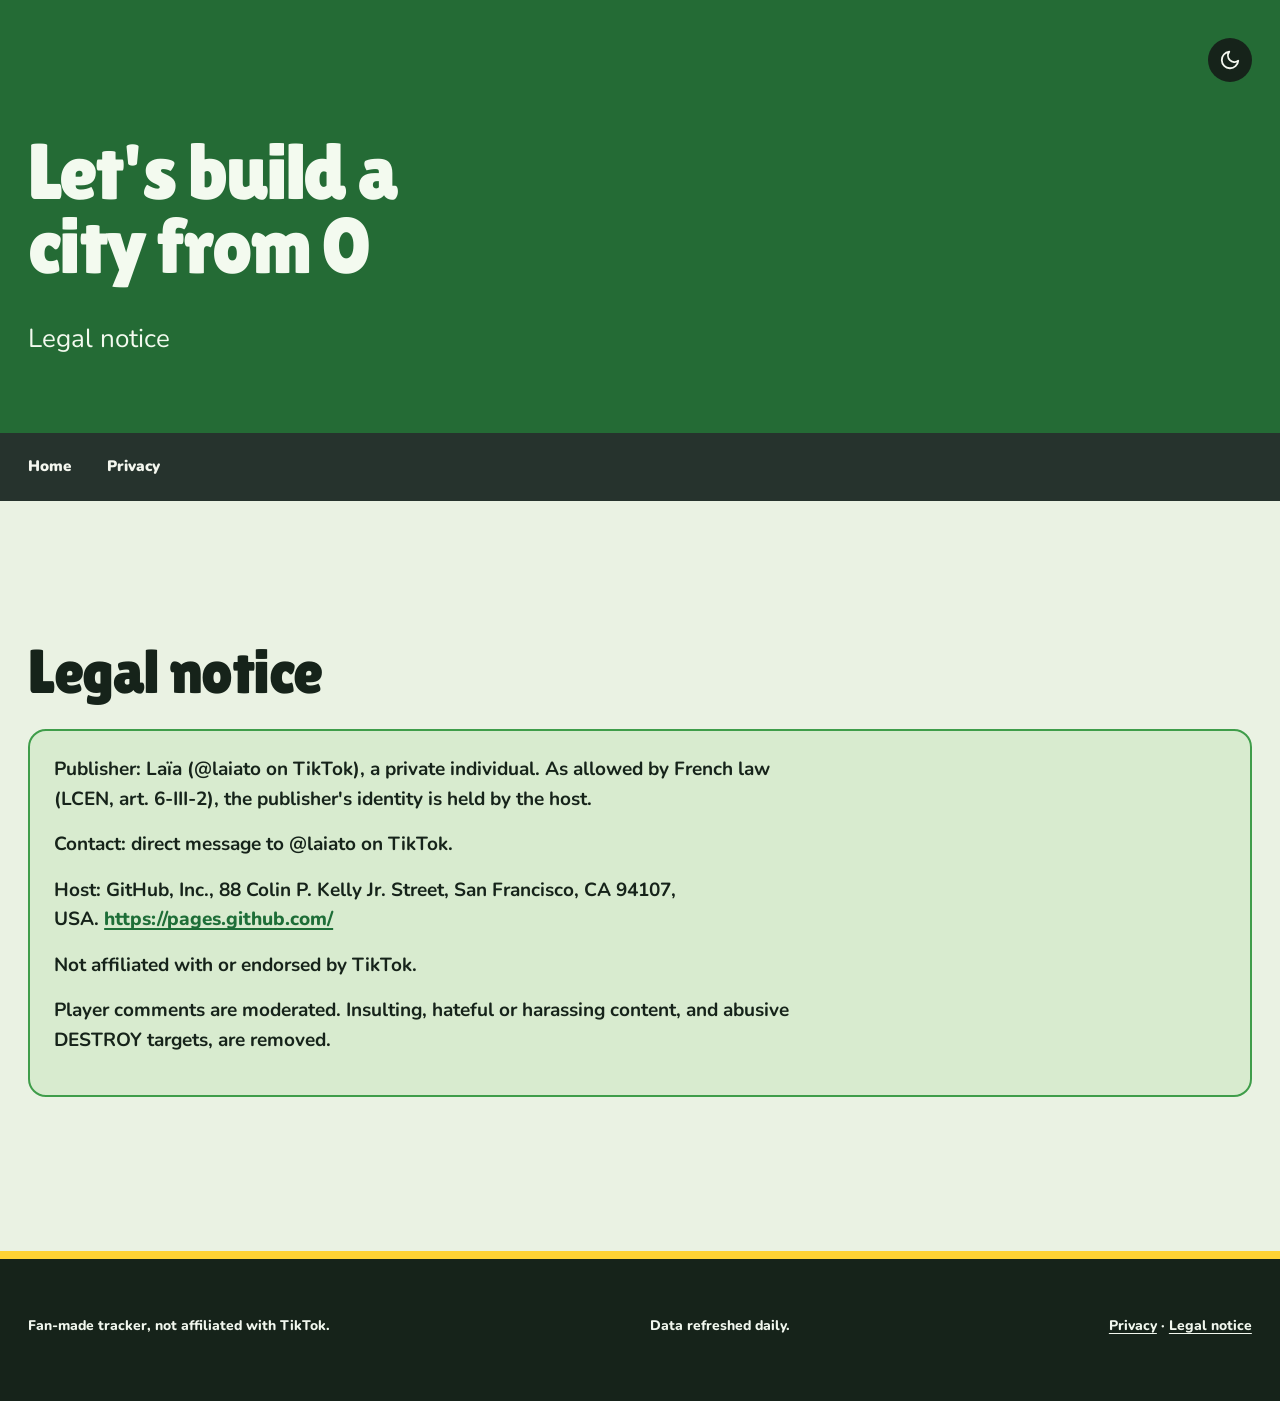
<file: legal.html>
<!doctype html>
<html lang="en">
<head>
<meta charset="utf-8">
<meta name="viewport" content="width=device-width, initial-scale=1">
<meta name="color-scheme" content="light dark">
<title>Legal notice — Let's build a city from 0 · Town tracker</title>
<meta name="description" content="Legal notice for the fan-made tracker of the TikTok series Let's build a city from 0.">
<meta name="theme-color" content="#2c7a36">
<meta property="og:type" content="website">
<meta property="og:title" content="Legal notice — Let's build a city from 0">
<meta property="og:description" content="Publisher, host and content moderation.">
<link rel="icon" type="image/png" href="img/laia-favicon.png">
<link rel="preconnect" href="https://fonts.googleapis.com">
<link rel="preconnect" href="https://fonts.gstatic.com" crossorigin>
<link rel="stylesheet" href="https://fonts.googleapis.com/css2?family=Lilita+One&family=Nunito:wght@400;600;800;900&display=swap">
<script>
  try { var t = localStorage.getItem('theme'); if (t === 'light' || t === 'dark') document.documentElement.setAttribute('data-theme', t); } catch (e) {}
</script>
<link rel="stylesheet" href="style.css">
<script data-goatcounter="https://laiacity.goatcounter.com/count" async src="https://gc.zgo.at/count.js"></script>
</head>
<body>

<a class="skip" href="#main">Skip to content</a>

<header class="hero hero-plain" id="hero">
  <div class="wrap">
    <div class="hero-bar">
      <button type="button" class="theme-toggle" id="theme-toggle" aria-label="Switch to dark theme" hidden>
        <svg class="ic ic-moon" viewBox="0 0 24 24" aria-hidden="true" focusable="false"><path d="M21 12.8A9 9 0 1 1 11.2 3a7 7 0 0 0 9.8 9.8z"/></svg>
        <svg class="ic ic-sun" viewBox="0 0 24 24" aria-hidden="true" focusable="false"><circle cx="12" cy="12" r="4.5"/><path d="M12 2v2.5M12 19.5V22M2 12h2.5M19.5 12H22M4.9 4.9l1.8 1.8M17.3 17.3l1.8 1.8M4.9 19.1l1.8-1.8M17.3 6.7l1.8-1.8"/></svg>
      </button>
    </div>
    <h1 class="title">Let's build a city from 0</h1>
    <p class="lede">Legal notice</p>
  </div>
</header>

<nav class="sitenav" aria-label="Sections">
  <div class="wrap navbar">
    <ul class="navlist">
      <li><a href="index.html">Home</a></li>
      <li><a href="privacy.html">Privacy</a></li>
    </ul>
  </div>
</nav>

<main class="wrap" id="main">

  <section class="block" id="legal" aria-labelledby="legal-title">
    <h2 class="sec-title" id="legal-title">Legal notice</h2>
    <div class="rule">
      <p><strong>Publisher:</strong> Laïa (@laiato on TikTok), a private individual. As allowed by French law (LCEN, art. 6-III-2), the publisher's identity is held by the host.</p>
      <p><strong>Contact:</strong> direct message to @laiato on TikTok.</p>
      <p><strong>Host:</strong> GitHub, Inc., 88 Colin P. Kelly Jr. Street, San Francisco, CA 94107, USA. <a href="https://pages.github.com/" target="_blank" rel="noopener">https://pages.github.com/</a></p>
      <p>Not affiliated with or endorsed by TikTok.</p>
      <p>Player comments are moderated. Insulting, hateful or harassing content, and abusive DESTROY targets, are removed.</p>
    </div>
  </section>

</main>

<footer class="foot">
  <div class="wrap">
    <p>Fan-made tracker, not affiliated with TikTok.</p>
    <p>Data refreshed daily.</p>
    <p><a href="privacy.html">Privacy</a> · <a href="legal.html">Legal notice</a></p>
  </div>
</footer>

<script src="app.js"></script>
</body>
</html>
</file>
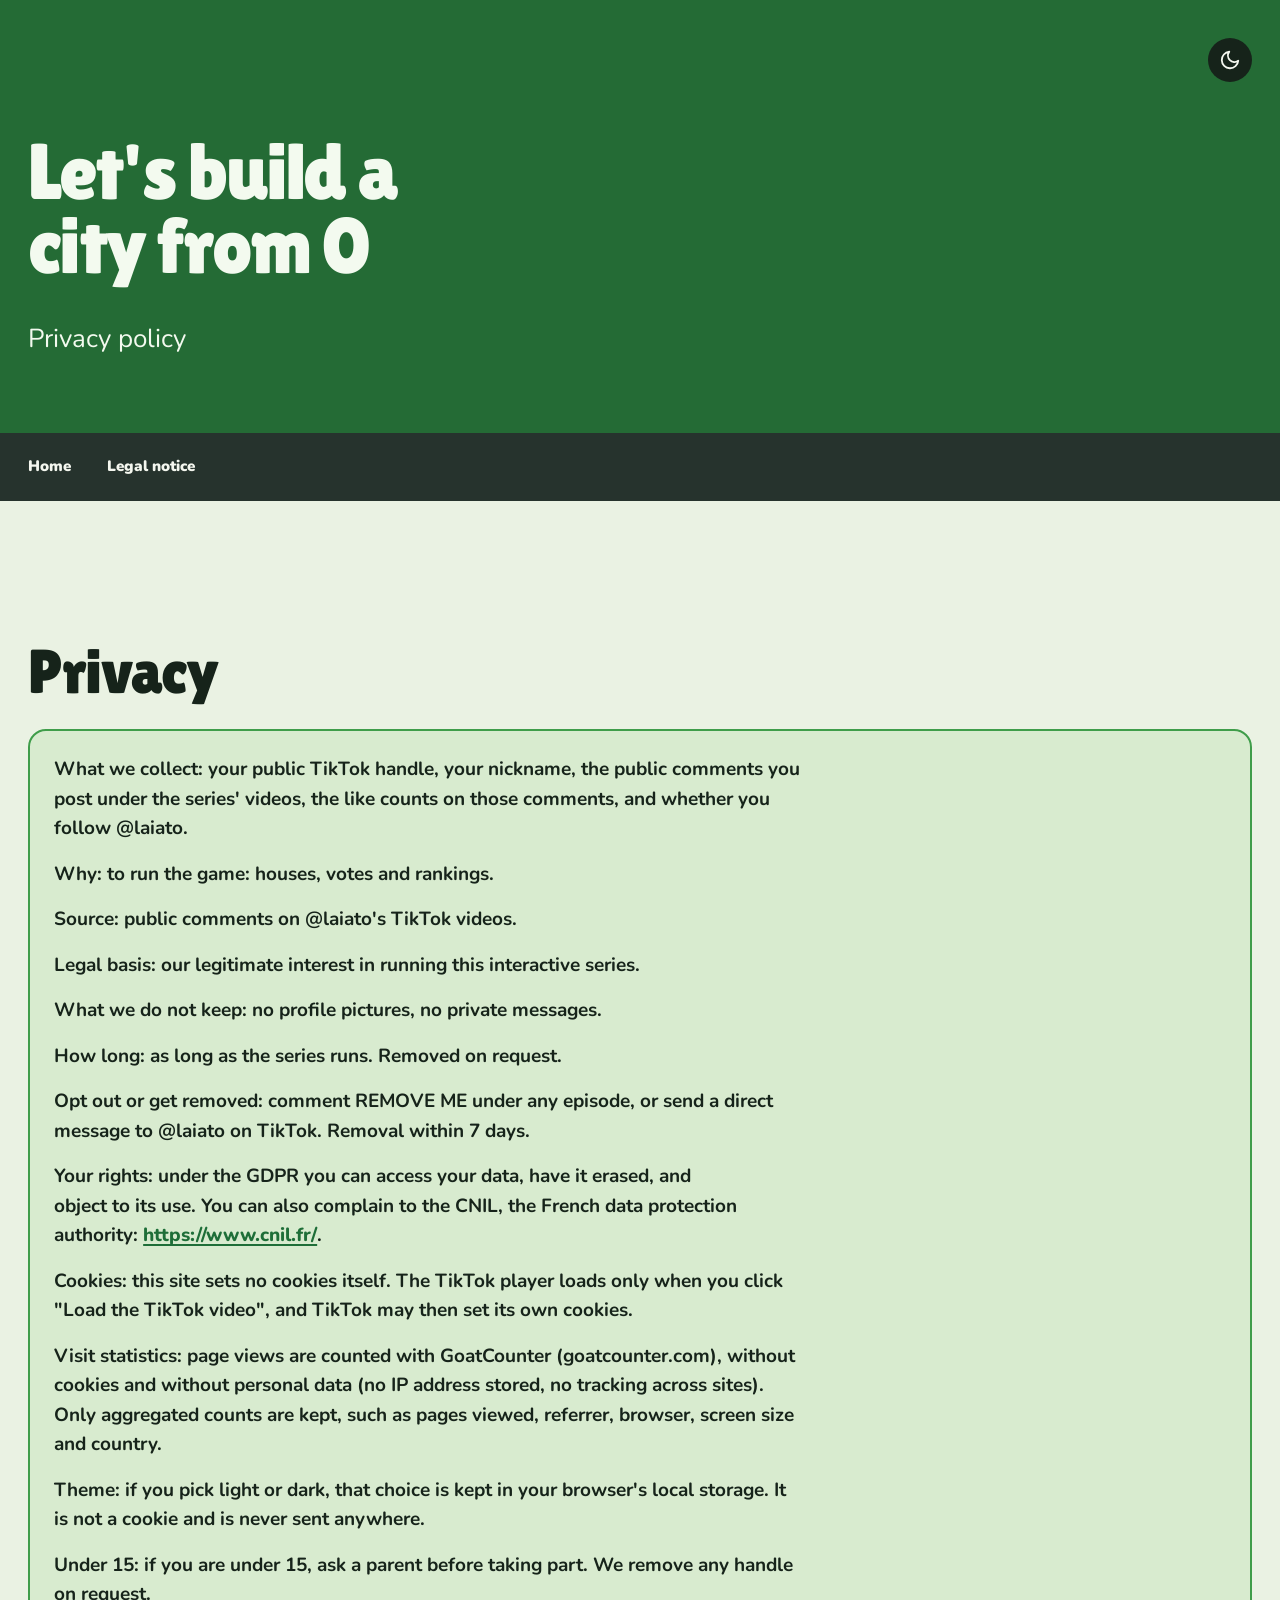
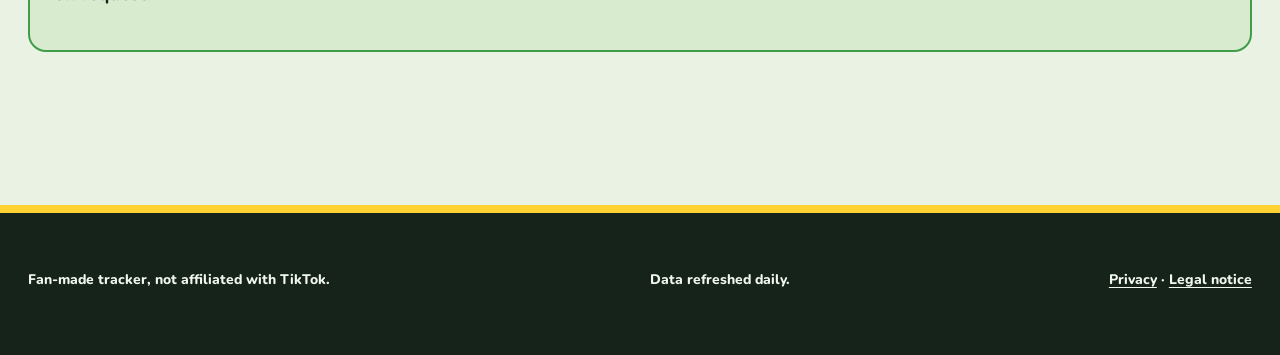
<file: privacy.html>
<!doctype html>
<html lang="en">
<head>
<meta charset="utf-8">
<meta name="viewport" content="width=device-width, initial-scale=1">
<meta name="color-scheme" content="light dark">
<title>Privacy — Let's build a city from 0 · Town tracker</title>
<meta name="description" content="Privacy policy for the fan-made tracker of the TikTok series Let's build a city from 0.">
<meta name="theme-color" content="#2c7a36">
<meta property="og:type" content="website">
<meta property="og:title" content="Privacy — Let's build a city from 0">
<meta property="og:description" content="What data we collect, why, and your rights.">
<link rel="icon" type="image/png" href="img/laia-favicon.png">
<link rel="preconnect" href="https://fonts.googleapis.com">
<link rel="preconnect" href="https://fonts.gstatic.com" crossorigin>
<link rel="stylesheet" href="https://fonts.googleapis.com/css2?family=Lilita+One&family=Nunito:wght@400;600;800;900&display=swap">
<script>
  try { var t = localStorage.getItem('theme'); if (t === 'light' || t === 'dark') document.documentElement.setAttribute('data-theme', t); } catch (e) {}
</script>
<link rel="stylesheet" href="style.css">
<script data-goatcounter="https://laiacity.goatcounter.com/count" async src="https://gc.zgo.at/count.js"></script>
</head>
<body>

<a class="skip" href="#main">Skip to content</a>

<header class="hero hero-plain" id="hero">
  <div class="wrap">
    <div class="hero-bar">
      <button type="button" class="theme-toggle" id="theme-toggle" aria-label="Switch to dark theme" hidden>
        <svg class="ic ic-moon" viewBox="0 0 24 24" aria-hidden="true" focusable="false"><path d="M21 12.8A9 9 0 1 1 11.2 3a7 7 0 0 0 9.8 9.8z"/></svg>
        <svg class="ic ic-sun" viewBox="0 0 24 24" aria-hidden="true" focusable="false"><circle cx="12" cy="12" r="4.5"/><path d="M12 2v2.5M12 19.5V22M2 12h2.5M19.5 12H22M4.9 4.9l1.8 1.8M17.3 17.3l1.8 1.8M4.9 19.1l1.8-1.8M17.3 6.7l1.8-1.8"/></svg>
      </button>
    </div>
    <h1 class="title">Let's build a city from 0</h1>
    <p class="lede">Privacy policy</p>
  </div>
</header>

<nav class="sitenav" aria-label="Sections">
  <div class="wrap navbar">
    <ul class="navlist">
      <li><a href="index.html">Home</a></li>
      <li><a href="legal.html">Legal notice</a></li>
    </ul>
  </div>
</nav>

<main class="wrap" id="main">

  <section class="block" id="privacy" aria-labelledby="privacy-title">
    <h2 class="sec-title" id="privacy-title">Privacy</h2>
    <div class="rule">
      <p><strong>What we collect:</strong> your public TikTok handle, your nickname, the public comments you post under the series' videos, the like counts on those comments, and whether you follow @laiato.</p>
      <p><strong>Why:</strong> to run the game: houses, votes and rankings.</p>
      <p><strong>Source:</strong> public comments on @laiato's TikTok videos.</p>
      <p><strong>Legal basis:</strong> our legitimate interest in running this interactive series.</p>
      <p><strong>What we do not keep:</strong> no profile pictures, no private messages.</p>
      <p><strong>How long:</strong> as long as the series runs. Removed on request.</p>
      <p><strong>Opt out or get removed:</strong> comment REMOVE ME under any episode, or send a direct message to @laiato on TikTok. Removal within 7 days.</p>
      <p><strong>Your rights:</strong> under the GDPR you can access your data, have it erased, and object to its use. You can also complain to the CNIL, the French data protection authority: <a href="https://www.cnil.fr/" target="_blank" rel="noopener">https://www.cnil.fr/</a>.</p>
      <p><strong>Cookies:</strong> this site sets no cookies itself. The TikTok player loads only when you click "Load the TikTok video", and TikTok may then set its own cookies.</p>
      <p><strong>Visit statistics:</strong> page views are counted with GoatCounter (goatcounter.com), without cookies and without personal data (no IP address stored, no tracking across sites). Only aggregated counts are kept, such as pages viewed, referrer, browser, screen size and country.</p>
      <p><strong>Theme:</strong> if you pick light or dark, that choice is kept in your browser's local storage. It is not a cookie and is never sent anywhere.</p>
      <p><strong>Under 15:</strong> if you are under 15, ask a parent before taking part. We remove any handle on request.</p>
    </div>
  </section>

</main>

<footer class="foot">
  <div class="wrap">
    <p>Fan-made tracker, not affiliated with TikTok.</p>
    <p>Data refreshed daily.</p>
    <p><a href="privacy.html">Privacy</a> · <a href="legal.html">Legal notice</a></p>
  </div>
</footer>

<script src="app.js"></script>
</body>
</html>
</file>
<file: style.css>
/* Let's build a city from 0 · public tracker */

:root {
  --bg: #eaf2e3;
  --paper: #f4f7ef;
  --surface: #d8e9d2;
  --ink: #16231a;
  --muted: #3f5546;
  --line: #b7cbb4;
  --link: #1e6e38;
  --grass: #3f9d4a;
  --grass-deep: #246b35;
  --grass-soft: #d8ebcf;
  --asphalt: #26332d;
  --asphalt-2: #415148;
  --asphalt-soft: #d7e2d6;
  --sun: #ffd234;
  --sun-hover: #ffe27a;
  --sun-soft: #fff1be;
  --sun-ink: #5b4300;
  --on-sun: #16231a;
  --on-tint: #f4f7ef;
  --on-asphalt: #f4f7ef;
  --title: #f4f7ef;
  --hero-text: #f3faef;
  --outline: #16231a;
  --focus: #0d5c38;
  --focus-on-green: #ffd234;
  --good: #1a6b43;
  --good-soft: #d5f0df;
  --bad: #b42318;
  --bad-soft: #fbe0dc;
  --bad-wash: #fdf1ef;
  --basic: #58635e;
  --basic-soft: #e4ece2;
  --t-idea: #237a4d;
  --t-law: #53615a;
  --t-destroy: #b42318;
  --t-run: #8a5800;
  --t-house: #2c7a36;
  --bar-other: #53615a;
  --bar-top: #2c7a36;
  --foot-bg: #16231a;
  --foot-text: #f1f7ee;
  --radius: 18px;
  --margin: clamp(16px, 2.2vw, 32px);
  --gutter: clamp(12px, 1.5vw, 24px);
  --s1: 4px;
  --s2: 8px;
  --s3: 16px;
  --s4: 24px;
  --s5: 32px;
  --s6: 48px;
  --s7: 64px;
  --step-small: clamp(.8125rem, .79rem + .1vw, .875rem);
  --step-body: clamp(1.0625rem, 1rem + .25vw, 1.1875rem);
  --step-lead: clamp(1.25rem, 1.1rem + .7vw, 1.625rem);
  --step-head: clamp(2rem, 1.3rem + 3.2vw, 4rem);
  --ease-out: cubic-bezier(.22, 1, .36, 1);
  --ease-soft: cubic-bezier(.33, 1, .68, 1);
  --t-hover: 180ms;
  --t-press: 140ms;
  color-scheme: light;
}

@media (prefers-color-scheme: dark) {
  :root:not([data-theme="light"]) {
    --bg: #101812;
    --paper: #1b2920;
    --surface: #263b2b;
    --ink: #eef7ed;
    --muted: #c1d0c2;
    --line: #415a46;
    --link: #8bd59b;
    --grass: #65c574;
    --grass-deep: #285e36;
    --grass-soft: #1f3b26;
    --asphalt: #202923;
    --asphalt-2: #3b4b40;
    --asphalt-soft: #2c3830;
    --sun: #ffd234;
    --sun-hover: #ffe9a3;
    --sun-soft: #3c3411;
    --sun-ink: #ffe38a;
    --on-sun: #16231a;
    --on-tint: #101812;
    --on-asphalt: #f2fbef;
    --title: #f2fbef;
    --hero-text: #f2fbef;
    --outline: #081008;
    --focus: #ffd234;
    --focus-on-green: #ffd234;
    --good: #57ca86;
    --good-soft: #173823;
    --bad: #ff857b;
    --bad-soft: #43211e;
    --bad-wash: #281916;
    --basic: #c0cbc1;
    --basic-soft: #2c3830;
    --t-idea: #57ca86;
    --t-law: #acb9ae;
    --t-destroy: #ff857b;
    --t-run: #ffc071;
    --t-house: #8bd59b;
    --bar-other: #9aa99d;
    --bar-top: #65c574;
    --foot-bg: #081008;
    --foot-text: #dce9dc;
    color-scheme: dark;
  }
}

:root[data-theme="dark"] {
  --bg: #101812;
  --paper: #1b2920;
  --surface: #263b2b;
  --ink: #eef7ed;
  --muted: #c1d0c2;
  --line: #415a46;
  --link: #8bd59b;
  --grass: #65c574;
  --grass-deep: #285e36;
  --grass-soft: #1f3b26;
  --asphalt: #202923;
  --asphalt-2: #3b4b40;
  --asphalt-soft: #2c3830;
  --sun: #ffd234;
  --sun-hover: #ffe9a3;
  --sun-soft: #3c3411;
  --sun-ink: #ffe38a;
  --on-sun: #16231a;
  --on-tint: #101812;
  --on-asphalt: #f2fbef;
  --title: #f2fbef;
  --hero-text: #f2fbef;
  --outline: #081008;
  --focus: #ffd234;
  --focus-on-green: #ffd234;
  --good: #57ca86;
  --good-soft: #173823;
  --bad: #ff857b;
  --bad-soft: #43211e;
  --bad-wash: #281916;
  --basic: #c0cbc1;
  --basic-soft: #2c3830;
  --t-idea: #57ca86;
  --t-law: #acb9ae;
  --t-destroy: #ff857b;
  --t-run: #ffc071;
  --t-house: #8bd59b;
  --bar-other: #9aa99d;
  --bar-top: #65c574;
  --foot-bg: #081008;
  --foot-text: #dce9dc;
  color-scheme: dark;
}

* { box-sizing: border-box; }
[hidden] { display: none !important; }
html { scroll-behavior: smooth; -webkit-text-size-adjust: 100%; }
html, body { margin: 0; }
body {
  background: var(--bg);
  color: var(--ink);
  font-family: "Nunito", system-ui, -apple-system, "Segoe UI", sans-serif;
  font-size: var(--step-body);
  line-height: 1.55;
  overflow-wrap: anywhere;
  text-rendering: optimizeLegibility;
}
button, input, select { font: inherit; }
h1, h2, h3, h4 { line-height: 1.05; margin: 0; text-wrap: balance; }
p { max-width: 68ch; margin: 0 0 .85em; text-wrap: pretty; }
ul, ol { margin: 0; padding: 0; }
a { color: var(--link); font-weight: 800; text-underline-offset: .18em; text-decoration-thickness: .08em; }
:focus-visible { outline: 3px solid var(--focus); outline-offset: 3px; }
.hero :focus-visible, .sitenav :focus-visible { outline-color: var(--focus-on-green); }
.hero-card :focus-visible { outline-color: var(--focus); }
::selection { background: var(--sun); color: var(--on-sun); }

.wrap {
  width: 100%;
  max-width: 1380px;
  margin: 0 auto;
  padding-inline: var(--margin);
}

.skip {
  position: absolute;
  left: var(--margin);
  top: -80px;
  z-index: 30;
  display: inline-flex;
  align-items: center;
  min-height: 44px;
  padding: 8px 16px;
  background: var(--sun);
  color: var(--on-sun);
  font-weight: 900;
  text-decoration: none;
}
.skip:focus { top: 12px; }

/* The first screen is a paper record beside the mayor's room. */
.hero {
  padding: clamp(20px, 3vw, 40px) 0 clamp(44px, 6vw, 80px);
  background: var(--grass-deep);
  color: var(--hero-text);
}
.hero-shell {
  display: grid;
  grid-template-columns: minmax(0, 1fr) minmax(0, 1.08fr);
  gap: var(--gutter);
  align-items: stretch;
}
.hero-card,
.hero-room {
  min-width: 0;
  border-radius: var(--radius);
  overflow: hidden;
}
.hero-card {
  display: flex;
  flex-direction: column;
  padding: clamp(20px, 3.5vw, 56px);
  background: var(--paper);
  color: var(--ink);
}
.hero-bar { display: flex; justify-content: flex-end; min-height: 44px; }
.hero-stripe {
  display: flex;
  width: min(100%, 360px);
  height: 32px;
  margin-top: var(--s3);
  overflow: hidden;
}
.hero-stripe span { flex: 1 1 0; background: var(--ink); }
.hero-stripe span:nth-child(even) { background: var(--paper); }
.title {
  max-width: 13ch;
  margin-top: clamp(28px, 4vw, 64px);
  color: var(--ink);
  font-family: "Lilita One", "Arial Rounded MT Bold", system-ui, sans-serif;
  font-size: clamp(3rem, 6.2vw, 5.4rem);
  font-weight: 400;
  line-height: .94;
  letter-spacing: -.035em;
}
.lede {
  max-width: 38ch;
  margin: clamp(24px, 3vw, 40px) 0 0;
  color: var(--ink);
  font-size: var(--step-lead);
  line-height: 1.35;
}
/* Privacy and legal pages have no paper card: the title sits on the green hero. */
.hero-plain .title, .hero-plain .lede { color: var(--hero-text); }
.hero-plain .theme-toggle:focus-visible { outline-color: var(--focus-on-green); }
.hero-room {
  order: 2;
  align-self: start;
  background: var(--paper);
  color: var(--ink);
}
.photo-stack { position: relative; aspect-ratio: 720 / 834; overflow: hidden; }
.room-photo {
  display: block;
  width: 100%;
  height: 100%;
  object-fit: cover;
  object-position: center top;
}
.room-photo-alt { position: absolute; inset: 0; opacity: 0; }
.photo-card figcaption {
  padding: 12px 16px 14px;
  background: var(--paper);
  color: var(--ink);
  font-size: var(--step-small);
  font-weight: 900;
}
.laia-hero { width: 100%; max-width: none; margin: 0; }
.laia-deputy { width: 100%; max-width: 420px; justify-self: end; margin: 0; }
.laia-deputy img { display: block; width: 100%; height: auto; }

.finder {
  position: relative;
  min-width: 0;
  margin-top: clamp(28px, 4vw, 56px);
  padding: 20px;
  background: var(--surface);
  color: var(--ink);
  border-top: 6px solid var(--ink);
}
.finder-label {
  display: block;
  margin-bottom: var(--s2);
  color: var(--ink);
  font-family: "Lilita One", system-ui, sans-serif;
  font-size: 1.75rem;
  font-weight: 400;
  line-height: 1.1;
}
.finder-main { display: grid; grid-template-columns: minmax(0, 1fr) auto; gap: var(--s2); align-items: stretch; }
.finder-row { position: relative; min-width: 0; }
.at {
  position: absolute;
  left: 14px;
  top: 50%;
  transform: translateY(-50%);
  color: var(--muted);
  font-size: 1.2rem;
  font-weight: 900;
  pointer-events: none;
}
.finder input {
  width: 100%;
  min-height: 52px;
  padding: 12px 16px 12px 36px;
  border: 3px solid var(--ink);
  border-radius: 4px;
  background: var(--paper);
  color: var(--ink);
  font-size: 1.125rem;
  font-weight: 800;
}
.finder input::placeholder { color: var(--muted); font-weight: 600; }
.results {
  max-height: 50vh;
  margin: var(--s2) 0 0;
  padding: 6px;
  list-style: none;
  overflow-y: auto;
  background: var(--paper);
}
.result-btn {
  display: flex;
  align-items: center;
  gap: 12px;
  width: 100%;
  min-height: 44px;
  padding: 8px 10px;
  border: 0;
  background: transparent;
  color: inherit;
  text-align: left;
  cursor: pointer;
}
.result-btn:hover, .result-btn:focus-visible { background: var(--sun-soft); }
.result-btn .who { flex: 1; min-width: 0; }
.result-none { padding: 10px; color: var(--muted); font-weight: 700; }

.stats {
  display: grid;
  grid-template-columns: 1.1fr 1fr .8fr;
  gap: 4px;
  margin-top: 4px;
  align-content: start;
}
.pop, .ep-box, .spark-card {
  display: flex;
  min-width: 0;
  min-height: 118px;
  flex-direction: column;
  justify-content: space-between;
  gap: var(--s1);
  padding: 16px;
  background: var(--surface);
  color: var(--ink);
}
.pop { border-top: 6px solid var(--sun); }
.stat-caption { color: var(--muted); font-size: var(--step-small); font-weight: 900; line-height: 1.3; }
.spark:empty + .stat-caption { display: none; }
.num {
  display: block;
  color: var(--ink);
  font-family: "Lilita One", system-ui, sans-serif;
  font-size: clamp(2.25rem, 4vw, 3.5rem);
  font-weight: 400;
  line-height: .95;
  font-variant-numeric: tabular-nums;
}
.spark { width: 100%; height: 56px; color: var(--ink); }
.spark-svg { display: block; width: 100%; height: 100%; }
.updated { margin: 20px 0 0; color: var(--ink); font-size: var(--step-small); font-weight: 800; }
.banner, .load-error { margin: 16px 0 0; padding: 12px 16px; color: var(--ink); font-weight: 800; }
.banner { background: var(--sun-soft); }
.load-error { display: flex; flex-wrap: wrap; align-items: center; gap: 12px; background: var(--bad-soft); color: var(--bad); }
.load-error .btn { margin-left: auto; }

/* The index is a plain strip, not a row of controls. */
.sitenav { position: sticky; top: 0; z-index: 10; background: var(--asphalt); color: var(--on-asphalt); }
.navbar { display: flex; align-items: center; gap: var(--s2); }
.navbar .navlist { flex: 1 1 auto; min-width: 0; }
.navlist { display: flex; flex-wrap: wrap; gap: 4px clamp(16px, 3vw, 36px); list-style: none; padding: 12px 0; }
.navlist a { display: inline-flex; align-items: center; min-height: 44px; padding: 8px 0; color: var(--on-asphalt); font-size: .95rem; font-weight: 900; text-decoration-color: transparent; white-space: nowrap; transition: color var(--t-hover) ease, text-decoration-color var(--t-hover) ease; }
.navlist a:hover, .navlist a:focus-visible { color: var(--sun); text-decoration-color: currentColor; }

main section, .block { scroll-margin-top: 78px; }
.block { padding-top: clamp(92px, 11vw, 168px); }
.sec-title { max-width: 11ch; margin-bottom: 20px; color: var(--ink); font-family: "Lilita One", system-ui, sans-serif; font-size: var(--step-head); font-weight: 400; letter-spacing: -.025em; line-height: .96; }
.muted { color: var(--muted); }
.block > .muted { max-width: 68ch; }
#house-empty { display: block; width: 100%; max-width: none; padding: 24px; border: 2px solid var(--line); border-radius: var(--radius); background: var(--paper); color: var(--ink); font-weight: 800; }
.count { margin: 0; color: var(--muted); font-size: var(--step-small); font-weight: 800; font-variant-numeric: tabular-nums; }
.more { margin-top: var(--s4); text-align: center; }

.btn { display: inline-flex; align-items: center; justify-content: center; gap: var(--s2); min-height: 44px; padding: 8px 18px; border: 0; border-radius: 4px; background: var(--paper); color: var(--ink); font-weight: 900; cursor: pointer; transition: background-color var(--t-hover) ease, color var(--t-hover) ease, transform var(--t-press) var(--ease-out); }
.btn:hover { background: var(--sun-soft); }
.btn:active { transform: translateY(1px); }
.btn.small { min-height: 44px; padding: 6px 14px; font-size: .9rem; }
.btn.primary { min-height: 52px; padding: 12px 22px; background: var(--sun); color: var(--on-sun); font-size: 1.05rem; }
.btn.primary:hover { background: var(--sun-hover); }
.btn.primary:active { transform: translateY(2px); }
.finder .btn.primary { min-width: 150px; }
button:disabled { cursor: wait; opacity: .55; }
.ghost { display: inline-flex; align-items: center; min-height: 44px; padding: 6px 16px; border: 2px solid var(--ink); border-radius: 4px; background: transparent; color: var(--ink); font-weight: 900; cursor: pointer; }
.ghost:hover { background: var(--sun-soft); }

.toolbar { display: flex; flex-wrap: wrap; gap: 12px 20px; align-items: center; margin: 28px 0 20px; padding: 16px; background: var(--surface); }
.ctl { display: flex; align-items: center; gap: var(--s2); color: var(--ink); font-weight: 900; }
select { min-height: 44px; min-width: 0; max-width: 100%; padding: 8px 12px; border: 2px solid var(--ink); border-radius: 4px; background: var(--paper); color: var(--ink); font-weight: 800; }
.ep-switch { display: flex; flex-wrap: wrap; align-items: center; gap: 12px; margin: 28px 0 20px; color: var(--ink); font-weight: 900; }

/* Archives use flat sheets with no resting outline. */
.grid { display: grid; grid-template-columns: 1fr; gap: 4px; }
@media (min-width: 520px) { .grid { grid-template-columns: repeat(2, minmax(0, 1fr)); } }
@media (min-width: 980px) { .grid { grid-template-columns: repeat(3, minmax(0, 1fr)); } }
.card-btn { display: flex; flex-direction: column; gap: 16px; width: 100%; min-width: 0; padding: 24px; border: 0; border-radius: 0; background: var(--paper); color: inherit; text-align: left; cursor: pointer; transition: background-color var(--t-hover) ease, transform var(--t-press) var(--ease-out); }
.grid > .card-btn:nth-child(even) { background: var(--surface); }
.card-btn:hover, .card-btn:focus-visible { background: var(--sun-soft); }
.card-btn:active { transform: translateY(2px); }
.card-btn.is-selected { background: var(--sun-soft); }
.card-top { display: flex; gap: 12px; align-items: center; min-width: 0; }
.who { flex: 1; min-width: 0; display: flex; flex-direction: column; }
.nick { font-size: 1.05rem; font-weight: 900; line-height: 1.3; }
.handle { color: var(--muted); font-size: var(--step-small); font-weight: 800; }
.initial { display: inline-flex; flex: 0 0 44px; align-items: center; justify-content: center; width: 44px; height: 44px; border-radius: 50%; background: var(--grass-soft); color: var(--ink); font-family: "Lilita One", system-ui, sans-serif; font-size: 1.25rem; }
.facts { display: grid; grid-template-columns: repeat(2, minmax(0, 1fr)); gap: 4px; margin: 0; }
@media (min-width: 380px) { .facts { grid-template-columns: repeat(4, minmax(0, 1fr)); } }
.fact { min-width: 0; padding: 8px 4px; background: var(--bg); text-align: center; }
.fact-label { display: block; color: var(--muted); font-size: var(--step-small); font-weight: 900; }
.fact-val { display: block; overflow-wrap: anywhere; font-weight: 900; font-variant-numeric: tabular-nums; }
.request { padding: 10px 12px; border: 2px solid var(--good); border-radius: 4px; background: var(--good-soft); color: var(--ink); font-weight: 800; overflow-wrap: anywhere; }
.request.is-none { padding: 0; border-color: transparent; background: transparent; color: var(--muted); font-style: italic; font-weight: 700; }
.request.is-gone { border-color: var(--bad); background: var(--bad-soft); color: var(--bad); text-decoration: line-through; }
.tag { align-self: flex-start; padding: 3px 10px; background: var(--sun); color: var(--on-sun); font-size: var(--step-small); font-weight: 900; }
.badge { flex: 0 0 auto; padding: 4px 10px; background: var(--basic-soft); color: var(--basic); font-size: var(--step-small); font-weight: 900; white-space: nowrap; }
.b-basic { background: var(--basic-soft); color: var(--basic); }
.b-custom { background: var(--good-soft); color: var(--good); }
.b-destroyed_basic { background: var(--bad-soft); color: var(--bad); }
.b-meteor { background: var(--bad-soft); color: var(--bad); }
.b-unknown { background: var(--basic-soft); color: var(--muted); }

.house { margin-bottom: var(--s2); padding: clamp(20px, 4vw, 48px); border: 2px solid var(--ink); border-radius: var(--radius); background: var(--paper); color: var(--ink); }
.house-head { display: flex; flex-wrap: wrap; gap: 12px; align-items: center; }
.house-head > .who { flex: 1 1 160px; }
.house-title { font-family: "Lilita One", system-ui, sans-serif; font-size: clamp(1.75rem, 5vw, 3rem); font-weight: 400; line-height: 1; }
.house .facts { margin-top: 28px; }
.house h4 { margin: 40px 0 12px; color: var(--ink); font-size: 1.1rem; font-weight: 900; }
.house-note { margin: 12px 0 0; padding: 12px 14px; background: var(--sun-soft); color: var(--ink); font-weight: 800; }
.house-note.is-bad { background: var(--bad-soft); color: var(--bad); }
.house-note.is-muted { background: var(--basic-soft); color: var(--muted); font-weight: 700; }
.house-actions { display: flex; flex-wrap: wrap; gap: 12px; margin-top: var(--s3); align-items: center; }
.house-actions .btn { background: var(--surface); }   /* paper on the paper card had no edge */
.house-actions .btn:hover { background: var(--sun-soft); }
.share-link { margin: 0; padding: 10px 12px; background: var(--bg); color: var(--ink); font-size: .9rem; overflow-wrap: anywhere; user-select: all; }
.share-status { color: var(--good); font-size: var(--step-small); font-weight: 900; }
.timeline { margin: 16px 0 0; padding: 20px 20px 4px; list-style: none; border: 2px solid var(--line); border-radius: var(--radius); background: var(--surface); }
.tl-item { position: relative; display: flex; gap: 12px; padding: 0 0 18px 24px; }
.tl-item::before { content: ""; position: absolute; left: 0; top: 4px; width: 12px; height: 12px; border-radius: 50%; background: var(--sun); }
.tl-ep { flex: 0 0 auto; min-width: 52px; color: var(--muted); font-size: var(--step-small); font-weight: 900; font-variant-numeric: tabular-nums; }
.tl-body { display: flex; flex-direction: column; min-width: 0; }
.tl-detail { overflow-wrap: anywhere; }
time { color: var(--muted); font-size: var(--step-small); font-weight: 800; }

/* Proposals read like docket pages. */
.winners { margin-bottom: 20px; padding: 20px; border: 2px solid var(--sun); border-radius: var(--radius); background: var(--sun-soft); color: var(--ink); }
.winners h3 { margin: 0 0 12px; color: var(--sun-ink); font-size: 1.2rem; font-weight: 900; }
.winner-line { display: flex; flex-wrap: wrap; gap: 6px 10px; align-items: baseline; margin: 0 0 12px; }
.type-head { margin: 56px 0 16px; color: var(--ink); font-size: 1.35rem; font-weight: 900; }
.type-head::first-letter { text-transform: uppercase; }
.props { display: grid; grid-template-columns: 1fr; gap: 4px; }
@media (min-width: 720px) { .props { grid-template-columns: repeat(2, minmax(0, 1fr)); } }
.prop { display: flex; flex-direction: column; gap: 12px; min-width: 0; padding: 24px; border-top: 6px solid var(--line); background: var(--paper); color: var(--ink); }
.prop.is-winner { border-top-color: var(--sun); background: var(--sun-soft); }
.prop.is-ratioed { border-top-color: var(--bad); background: var(--bad-wash); }
.prop-head { display: flex; flex-wrap: wrap; gap: var(--s2); align-items: center; }
.type, .tag-type { display: inline-block; padding: 4px 10px; background: var(--muted); color: var(--on-tint); font-size: var(--step-small); font-weight: 900; text-transform: lowercase; }
.type::first-letter, .tag-type::first-letter { text-transform: uppercase; }
.t-IDEA { background: var(--t-idea); }
.t-LAW { background: var(--t-law); }
.t-DESTROY { background: var(--t-destroy); }
.t-RUN { background: var(--t-run); }
.t-HOUSE { background: var(--t-house); }
.t-NAME { background: var(--t-idea); }
.t-JAIL { background: var(--t-destroy); }
.t-VOTE { background: var(--t-law); }
.win, .lead { padding: 4px 10px; background: var(--paper); color: var(--ink); font-size: var(--step-small); font-weight: 900; }
.win { background: var(--sun); color: var(--on-sun); }
.likes { margin-left: auto; color: var(--muted); font-size: var(--step-small); font-weight: 900; font-variant-numeric: tabular-nums; }
.prop-text { margin: 0; font-size: 1.125rem; font-weight: 900; overflow-wrap: anywhere; }
.by { margin: 0; color: var(--muted); font-size: var(--step-small); font-weight: 800; }
.reply { margin: 0; padding: 10px 12px; border: 2px solid var(--line); border-radius: 4px; background: var(--surface); color: var(--muted); font-size: .95rem; overflow-wrap: anywhere; }
.reply-by { display: block; margin-bottom: 2px; color: var(--ink); font-size: var(--step-small); font-weight: 900; }
.stamp { align-self: flex-start; margin-top: var(--s1); padding: 6px 12px; border: 4px solid var(--bad); background: var(--paper); color: var(--bad); font-size: .95rem; font-weight: 900; }
.empty { grid-column: 1 / -1; padding: 24px; background: var(--surface); color: var(--muted); font-weight: 800; text-align: center; }

/* How-to-play is the instruction slip. */
.formats { display: grid; grid-template-columns: 1fr; gap: 4px; list-style: none; margin-top: 28px; }
@media (min-width: 720px) { .formats { grid-template-columns: repeat(2, minmax(0, 1fr)); } }
.format { display: flex; flex-direction: column; gap: var(--s2); min-width: 0; padding: 24px; border-top: 6px solid var(--ink); background: var(--paper); color: var(--ink); }
.format h3 { display: flex; flex-wrap: wrap; gap: var(--s2); align-items: center; font-size: 1.2rem; font-weight: 900; }
.format p { margin: 0; color: var(--muted); font-weight: 700; }
.example { display: flex; flex-wrap: wrap; gap: 8px 12px; align-items: center; justify-content: space-between; min-width: 0; margin-top: var(--s1); padding: var(--s2) 10px; background: var(--surface); }
.example code { flex: 1 1 180px; min-width: 0; color: var(--ink); font-family: ui-monospace, "Cascadia Mono", Consolas, "Courier New", monospace; font-size: .95rem; font-weight: 700; overflow-wrap: anywhere; }
.copy-status { min-height: 1.5em; margin-top: 12px; color: var(--good); font-size: var(--step-small); font-weight: 900; }
.rule { margin-top: 28px; padding: 24px; border: 2px solid var(--grass); border-radius: var(--radius); background: var(--grass-soft); color: var(--ink); }
.rule h3 { margin-bottom: 12px; font-family: "Lilita One", system-ui, sans-serif; font-size: 1.9rem; font-weight: 400; line-height: 1; }
.rule p { font-weight: 700; }
.ratio-demo { margin-top: var(--s3); padding: 16px; background: var(--paper); color: var(--ink); }
.rd-row { display: grid; grid-template-columns: 96px minmax(0, 1fr) 64px; gap: 10px; align-items: center; margin: 8px 0; font-size: .95rem; font-weight: 900; }
.rd-track { display: block; height: 16px; overflow: hidden; background: var(--asphalt-soft); }
.rd-bar { display: block; height: 100%; background: var(--bar-top); }
.rd-bar.is-reply { background: var(--bad); }
.rd-bar.w-812 { width: 67%; }
.rd-bar.w-1204 { width: 100%; }
.rd-val { text-align: right; font-variant-numeric: tabular-nums; }
.rd-verdict { margin: 12px 0 0; font-weight: 900; }
.rd-verdict strong { color: var(--bad); }

/* Optional election and hall sections use the same flat sheets. */
.deputy-split { display: grid; grid-template-columns: minmax(0, 1fr); gap: var(--s4); align-items: start; }
@media (min-width: 880px) { .deputy-split { grid-template-columns: minmax(0, 1.4fr) minmax(0, 1fr); } }
.deputy-rules { margin: 0 0 var(--s3); padding: 24px 24px 24px 40px; background: var(--paper); color: var(--ink); font-weight: 700; }
.deputy-rules li { margin-bottom: 8px; }
.milestones ul { margin: 0; padding-left: 1.25em; font-weight: 700; }
.milestones li { margin-bottom: 8px; }
.avatar-img { flex: 0 0 44px; width: 44px; height: 44px; border-radius: 50%; object-fit: cover; background: var(--grass-soft); }

/* Deputy and avatar lists */
.roster { list-style: none; margin: var(--s3) 0 0; padding: 0; display: grid; gap: 12px; }
@media (min-width: 760px) { .roster { grid-template-columns: repeat(2, minmax(0, 1fr)); } }
.roster-item {
  display: flex;
  gap: 12px;
  align-items: center;
  min-width: 0;
  padding: var(--s3);
  border: 2px solid var(--line);
  border-radius: var(--radius);
  background: var(--paper);
}
.roster-item .initial.avatar-ph { flex: 0 0 72px; width: 72px; height: 72px; font-size: 1.75rem; }
.roster-body { min-width: 0; display: flex; flex-direction: column; gap: 4px; align-items: flex-start; }
.roster-link { color: var(--link); font-weight: 900; overflow-wrap: anywhere; }
.badge.l-in_force { background: var(--good-soft); color: var(--good); }
.badge.l-vote_pending { background: var(--sun-soft); color: var(--sun-ink); }
.badge.l-kept { background: var(--grass-soft); color: var(--link); }
.badge.l-repealed { background: var(--bad-soft); color: var(--bad); }

.avatar-img.is-big { flex-basis: 72px; width: 72px; height: 72px; }
.avatar-ph { background: var(--basic-soft); color: var(--muted); }
.avatar-line { margin: var(--s3) 0 0; }
.house-photo { width: min(360px, 100%); margin: 0 0 28px; }
.house-photo img { display: block; width: 100%; height: auto; border-radius: var(--radius); background: var(--grass-soft); }
.house-photo figcaption { margin-top: 8px; color: var(--muted); font-size: var(--step-small); font-weight: 700; }
.hall-list { display: grid; gap: 4px; list-style: none; margin: 28px 0 0; padding: 0; }
@media (min-width: 760px) { .hall-list { grid-template-columns: repeat(2, minmax(0, 1fr)); } }
.hall-item { display: grid; grid-template-columns: auto auto minmax(0, 1fr); gap: 12px; align-items: center; padding: 20px; background: var(--paper); }
.hall-rank { min-width: 1.5ch; color: var(--ink); font-family: "Lilita One", system-ui, sans-serif; font-size: 1.75rem; line-height: 1; text-align: center; }
.hall-item .initial.avatar-ph { flex-basis: 72px; width: 72px; height: 72px; font-size: 1.75rem; }
.hall-body { display: flex; flex-direction: column; gap: 4px; min-width: 0; align-items: flex-start; }
.hall-btn { padding: 0; border: 0; background: transparent; color: var(--link); font-weight: 900; text-align: left; text-decoration: underline; overflow-wrap: anywhere; cursor: pointer; }
.hall-btn:focus-visible { outline: 3px solid var(--focus); outline-offset: 2px; }
.hall-meta, .hall-law { margin: 0; overflow-wrap: anywhere; }
.hall-meta { color: var(--muted); font-size: var(--step-small); font-weight: 700; }
.hall-law { color: var(--ink); font-weight: 800; }

/* Episodes are the archive's closing sheets. */
.ep-list { display: grid; grid-template-columns: minmax(0, 1fr); gap: 4px; list-style: none; }
@media (min-width: 760px) { .ep-list { grid-template-columns: repeat(auto-fill, minmax(min(100%, 320px), 1fr)); } }
.ep-item { display: flex; flex-direction: column; align-items: stretch; gap: 16px; min-width: 0; padding: 24px; border-top: 6px solid var(--ink); background: var(--paper); color: var(--ink); }
.ep-title { font-family: "Lilita One", system-ui, sans-serif; font-size: 1.75rem; font-weight: 400; line-height: 1; }
.ep-frame { position: relative; width: 100%; max-width: 340px; aspect-ratio: 9 / 16; align-self: center; overflow: hidden; background: var(--asphalt-soft); }
.ep-frame iframe { position: absolute; inset: 0; width: 100%; height: 100%; border: 0; }
.ep-item .vote-card { width: 100%; max-width: none; margin: 0; padding: 12px 0 0; text-align: left; }
.ep-link { display: inline-flex; align-items: center; justify-content: center; min-height: 44px; padding: 8px 16px; background: var(--sun); color: var(--on-sun); font-weight: 900; text-decoration: none; }
.ep-link:hover { background: var(--sun-hover); text-decoration: underline; }
.vote-card { max-width: 720px; margin-top: var(--s3); padding: 16px; background: var(--surface); color: var(--ink); }
.vote-card h3 { font-family: "Lilita One", system-ui, sans-serif; font-size: 1.6rem; font-weight: 400; line-height: 1; }
.bar-row { display: grid; grid-template-columns: 36px minmax(0, 1fr) auto; gap: 10px; align-items: center; margin: 10px 0; }
.bar-label { font-family: "Lilita One", system-ui, sans-serif; font-size: 1.375rem; }
.bar-track { display: block; height: 20px; overflow: hidden; background: var(--asphalt-soft); }
.bar-fill { display: block; height: 100%; background: var(--bar-other); }
.bar-fill.is-top { background: var(--bar-top); }
.bar-val { white-space: nowrap; color: var(--muted); font-size: var(--step-small); font-weight: 900; font-variant-numeric: tabular-nums; }

.foot { display: block; margin-top: clamp(96px, 12vw, 168px); padding: 56px 0 64px; border-top: 8px solid var(--sun); background: var(--foot-bg); color: var(--foot-text); font-size: var(--step-small); font-weight: 800; }
.foot .wrap { display: flex; flex-wrap: wrap; justify-content: space-between; gap: 8px 32px; }
.foot p { margin: 0; }
.foot a { color: var(--foot-text); }
.foot a:focus-visible { outline-color: var(--focus-on-green); }

/* Click-to-load TikTok facade. */
.ep-facade { position: absolute; inset: 0; display: flex; flex-direction: column; align-items: center; justify-content: center; gap: var(--s3); padding: var(--s3); text-align: center; }
.ep-load { white-space: normal; }
.ep-load:focus-visible { outline: 3px solid var(--focus); outline-offset: 2px; }
.ep-facade-note { margin: 0; color: var(--ink); font-size: var(--step-small); font-weight: 800; }

.theme-toggle { display: inline-flex; flex: 0 0 auto; align-items: center; justify-content: center; width: 44px; height: 44px; padding: 0; border: 0; border-radius: 50%; background: var(--ink); color: var(--paper); cursor: pointer; }
.theme-toggle:hover { background: var(--sun); color: var(--on-sun); }
.theme-toggle:focus-visible { outline: 3px solid var(--focus); outline-offset: 3px; }
.ic { width: 22px; height: 22px; fill: none; stroke: currentColor; stroke-width: 2; stroke-linecap: round; stroke-linejoin: round; }
.ic-sun { display: none; }
.theme-toggle.is-dark .ic-moon { display: none; }
.theme-toggle.is-dark .ic-sun { display: block; }

@keyframes settle-in { from { opacity: .86; transform: translateY(16px); } to { opacity: 1; transform: none; } }
@keyframes room-fade { 0%, 38% { opacity: 0; } 58%, 100% { opacity: 1; } }

@media (prefers-reduced-motion: no-preference) {
  .hero-room, .hero-card { animation: settle-in 800ms var(--ease-out) both; }
  .hero-room { animation-delay: 80ms; }
  .stats > * { animation: settle-in 650ms var(--ease-out) both; }
  .stats > :nth-child(2) { animation-delay: 90ms; }
  .stats > :nth-child(3) { animation-delay: 180ms; }
  .room-photo-alt { animation: room-fade 12s var(--ease-soft) infinite alternate; }
  .block > .sec-title, .block > .muted, .block > .toolbar, .block > .ep-switch, .block > .grid, .block > .props, .block > .formats, .block > .rule, .block > .deputy-split, .block > .hall-list, .block > .ep-list { animation: settle-in 760ms var(--ease-out) both; }
}

@media (max-width: 879px) {
  .hero-shell { grid-template-columns: 1fr; }
  .hero-room { order: 1; }
  .hero-card { order: 2; margin: -32px 12px 0; padding: 24px; }
  .photo-stack { aspect-ratio: auto; height: clamp(220px, 42vw, 360px); }
  .title { font-size: clamp(3rem, 10vw, 4.4rem); }
}

@media (max-width: 620px) {
  /* One scrolling row: wrapped links made the sticky nav 164px tall on phones. The bar stays visible so the cut-off links show they scroll. */
  .navlist { flex-wrap: nowrap; overflow-x: auto; gap: 0 24px; padding: 6px 0; scrollbar-color: var(--asphalt-2) var(--asphalt); -webkit-mask-image: linear-gradient(to right, black calc(100% - 40px), transparent); mask-image: linear-gradient(to right, black calc(100% - 40px), transparent); }
  .navlist a { flex: 0 0 auto; }
  .finder-main { grid-template-columns: 1fr; }
  .finder .btn.primary { width: 100%; }
  .stats { grid-template-columns: repeat(2, minmax(0, 1fr)); }
  .spark-card { grid-column: 1 / -1; min-height: 104px; }
  .format, .prop, .ep-item, .card-btn { padding: 20px; }
  .foot .wrap { display: grid; grid-template-columns: 1fr; }
}

@media (max-width: 420px) {
  .hero-card { margin-inline: 0; }
  .hero-room { border-radius: var(--radius) var(--radius) 0 0; }
  .hero-card { border-radius: 0 0 var(--radius) var(--radius); }
  .num { font-size: 2.25rem; }
  .rd-row { grid-template-columns: 72px minmax(0, 1fr) 48px; }
}

@media (prefers-reduced-motion: reduce) {
  html { scroll-behavior: auto; }
  *, *::before, *::after { transition: none !important; animation: none !important; }
  .room-photo-alt { display: none; }
}
</file>
